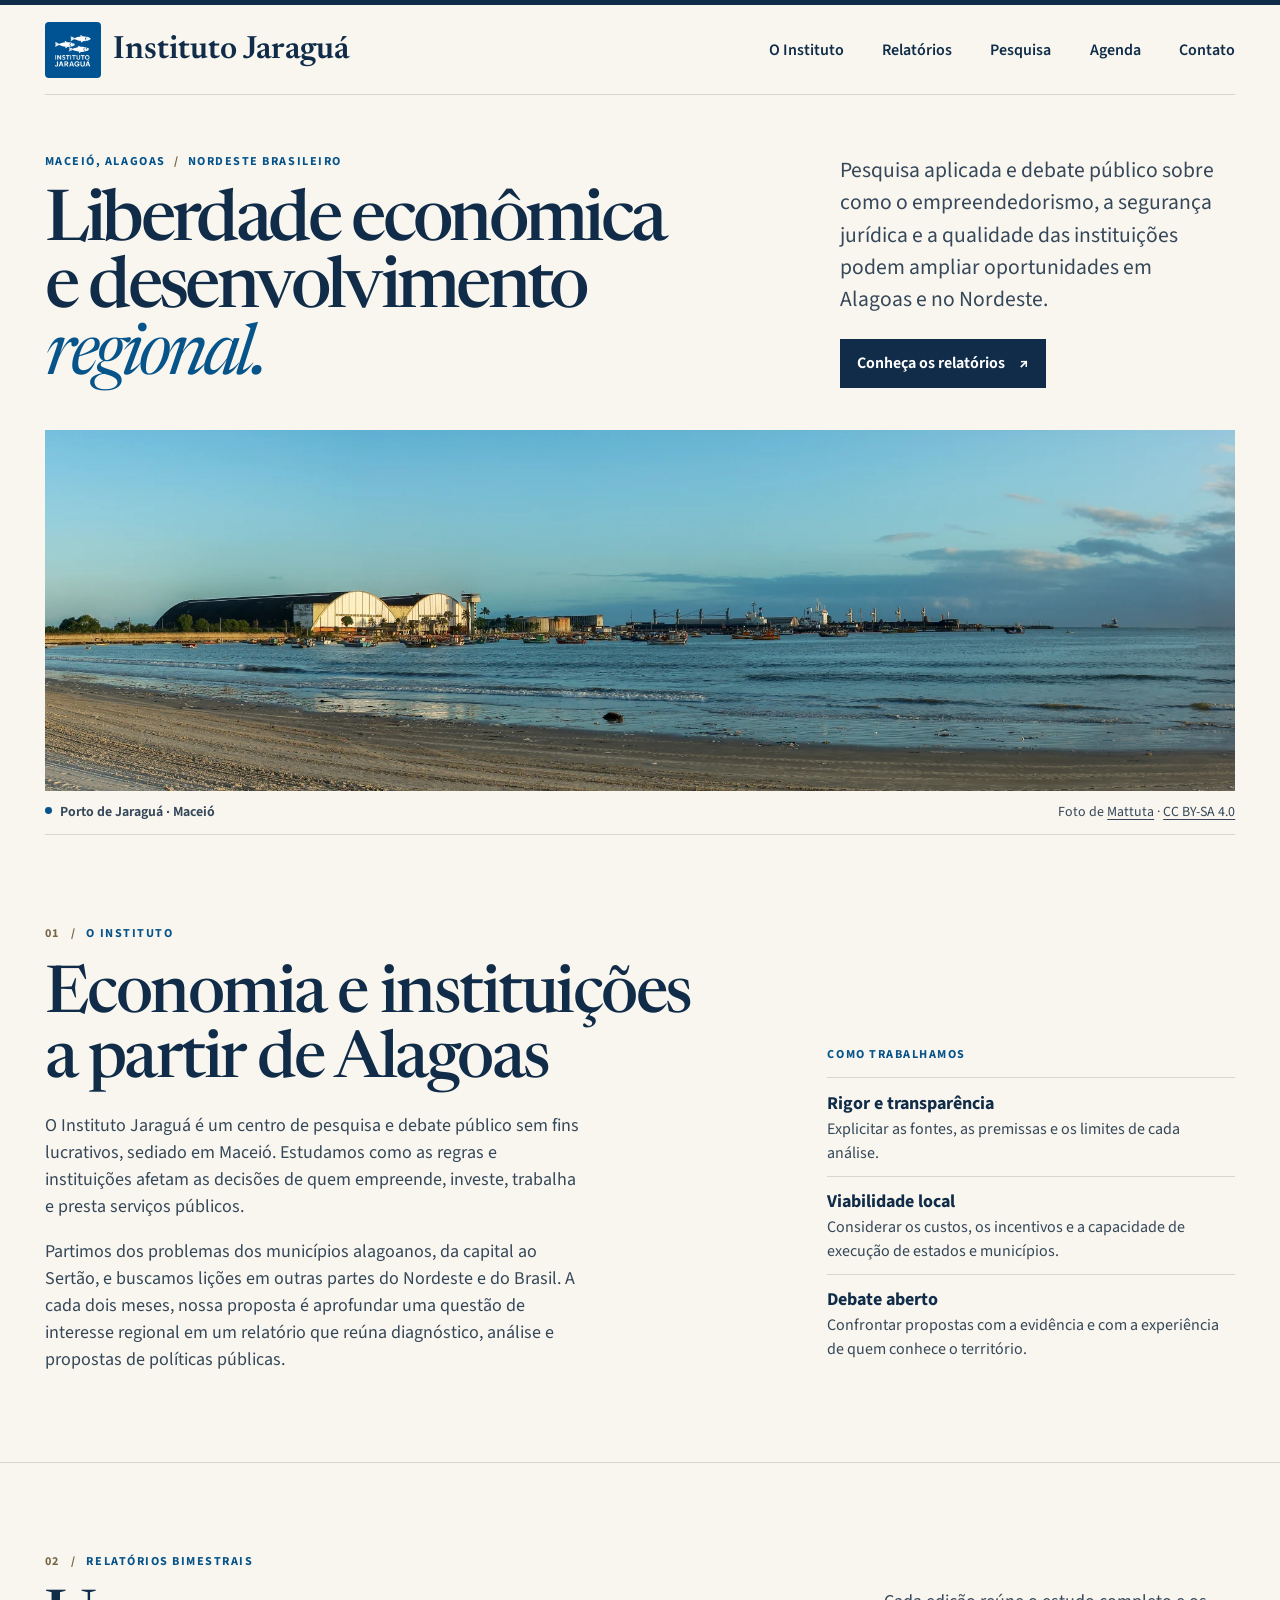
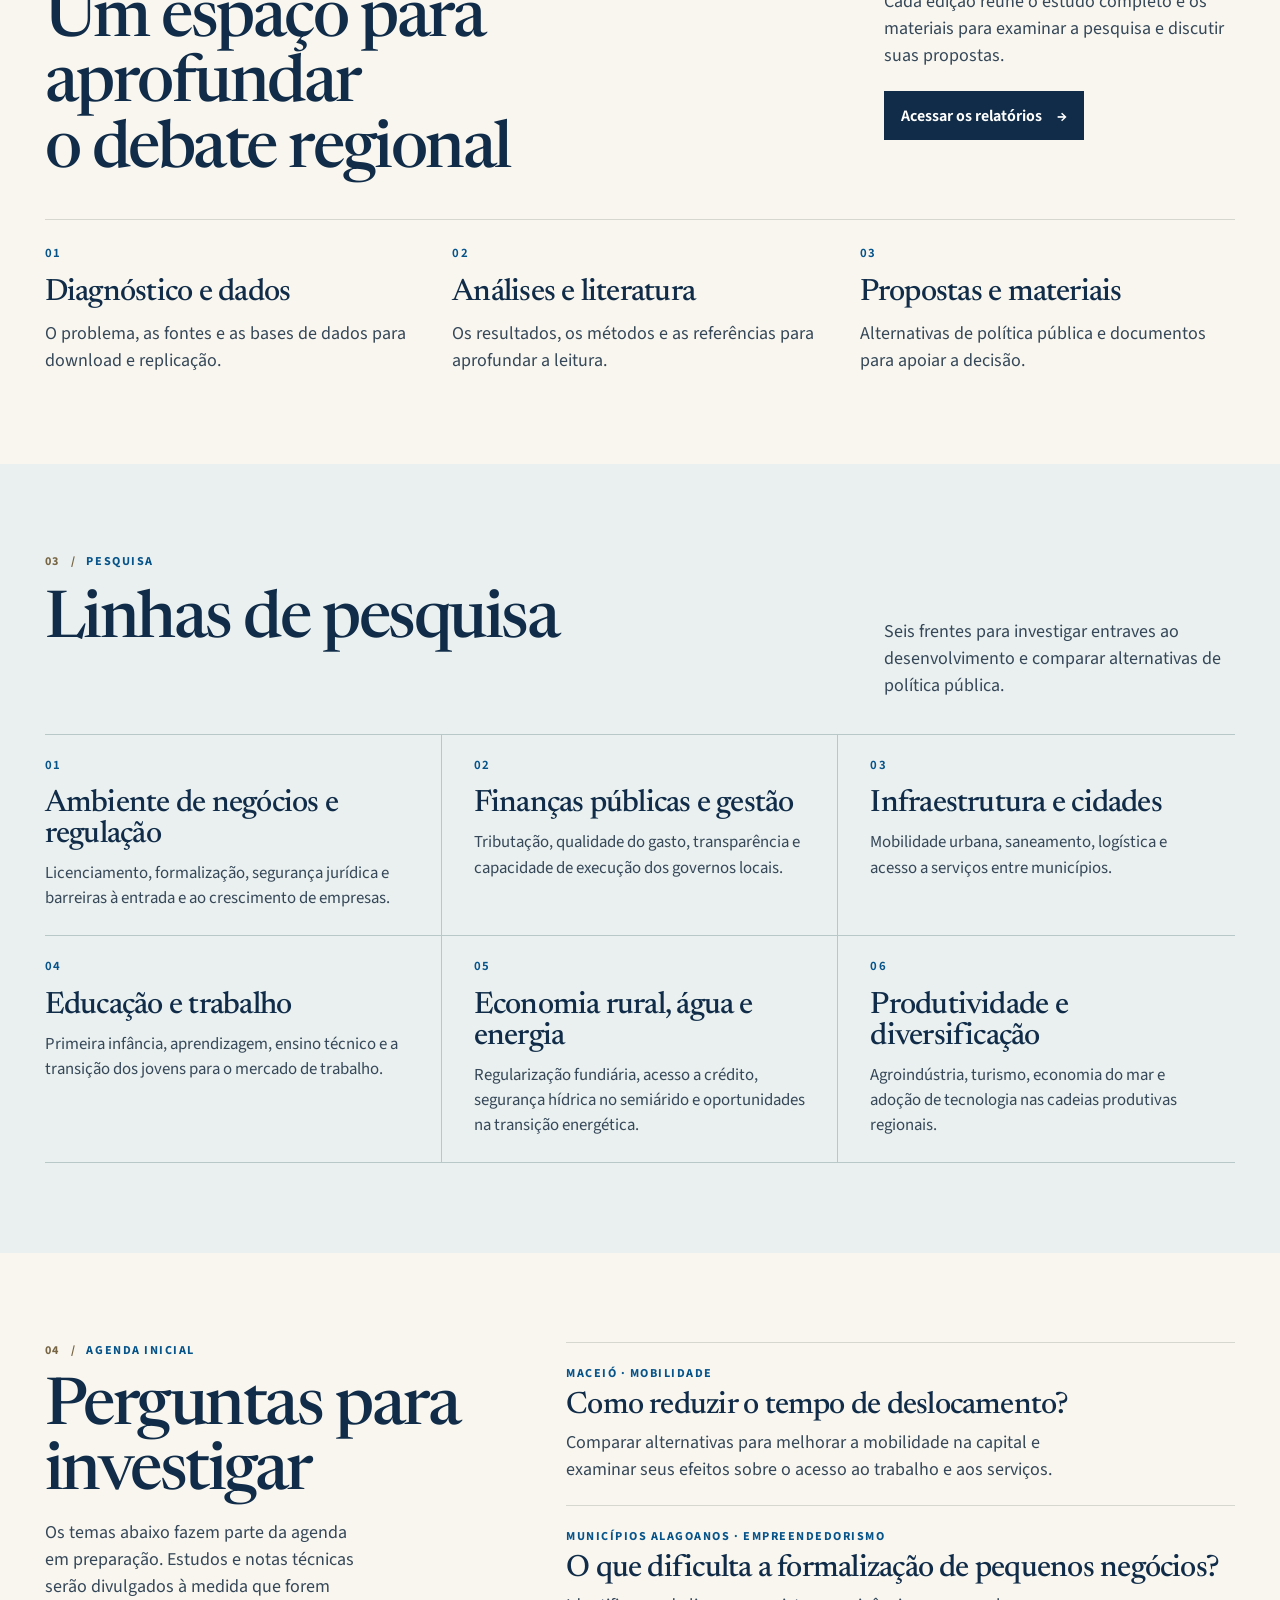
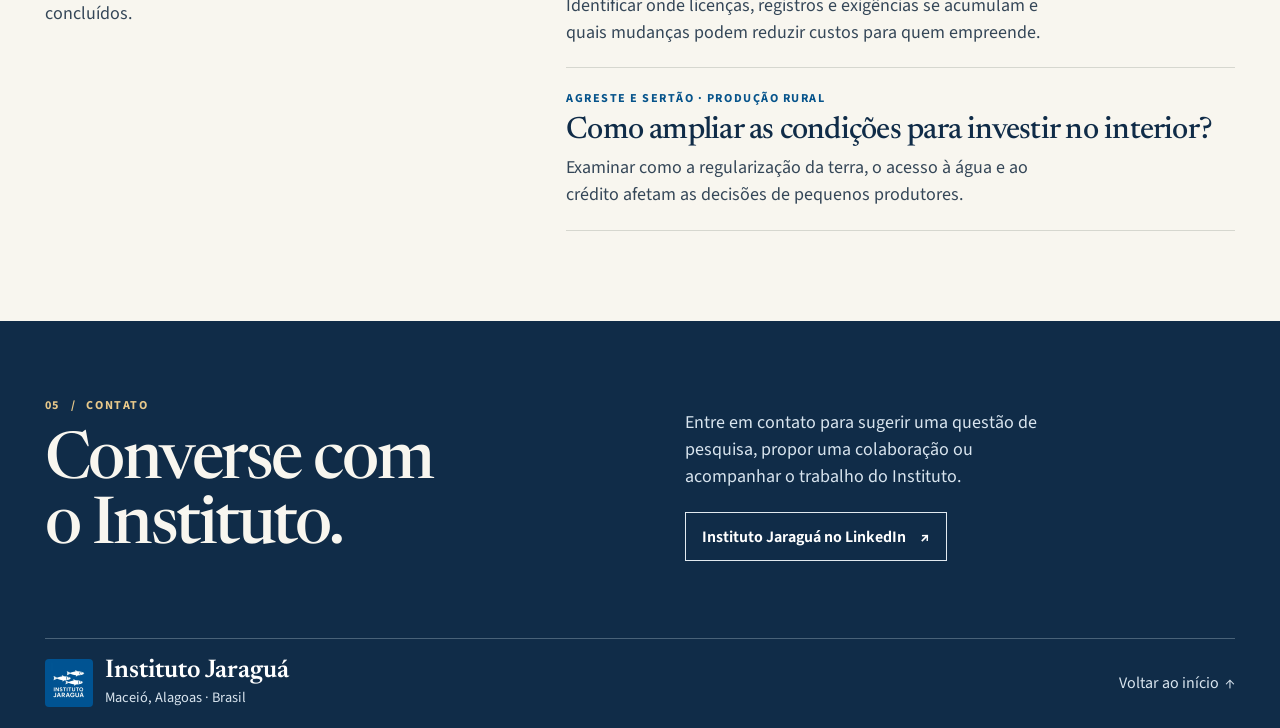
<file: index.html>
<!doctype html>
<html lang="pt-BR">
<head>
  <meta charset="utf-8">
  <meta name="viewport" content="width=device-width, initial-scale=1">
  <title>Instituto Jaraguá | Pesquisa e políticas públicas para Alagoas e o Nordeste</title>
  <meta name="description" content="Instituto de pesquisa e debate público em Maceió, dedicado à liberdade econômica, à qualidade das instituições e ao desenvolvimento de Alagoas e do Nordeste.">
  <meta name="theme-color" content="#102c48">
  <link rel="canonical" href="https://pedromagalhaesbatista.github.io/instituto-jaragua/">
  <meta property="og:type" content="website">
  <meta property="og:locale" content="pt_BR">
  <meta property="og:site_name" content="Instituto Jaraguá">
  <meta property="og:title" content="Instituto Jaraguá">
  <meta property="og:description" content="Pesquisa e debate público sobre economia, instituições e desenvolvimento em Alagoas e no Nordeste.">
  <meta property="og:url" content="https://pedromagalhaesbatista.github.io/instituto-jaragua/">
  <meta property="og:image" content="https://pedromagalhaesbatista.github.io/instituto-jaragua/assets/porto-jaragua-social.jpg">
  <meta property="og:image:width" content="1200">
  <meta property="og:image:height" content="447">
  <meta property="og:image:alt" content="Vista panorâmica do Porto de Jaraguá, em Maceió.">
  <link rel="icon" href="assets/icone.png" type="image/png">
  <link rel="preconnect" href="https://fonts.googleapis.com">
  <link rel="preconnect" href="https://fonts.gstatic.com" crossorigin>
  <link href="https://fonts.googleapis.com/css2?family=Newsreader:ital,opsz,wght@0,6..72,400..600;1,6..72,400..500&amp;family=Source+Sans+3:wght@400..700&amp;display=swap" rel="stylesheet">
  <link rel="stylesheet" href="styles.css">
</head>
<body id="topo">
  <a class="skip-link" href="#conteudo">Pular para o conteúdo</a>

  <header class="site-header">
    <div class="masthead wrap">
      <a class="brand" href="#topo">
        <img src="assets/logo-jaragua.webp" alt="" width="56" height="56">
        <span>Instituto Jaraguá</span>
      </a>
      <nav aria-label="Navegação principal">
        <a href="#instituto">O Instituto</a>
        <a href="relatorios.html">Relatórios</a>
        <a href="#pesquisa">Pesquisa</a>
        <a href="#agenda">Agenda</a>
        <a href="#contato">Contato</a>
      </nav>
    </div>
  </header>

  <main id="conteudo" tabindex="-1">
    <section class="hero wrap" aria-labelledby="titulo">
      <div class="hero-intro">
        <div>
          <p class="kicker hero-kicker">Maceió, Alagoas <span aria-hidden="true">/</span> Nordeste brasileiro</p>
          <h1 id="titulo">Liberdade econômica<br class="hero-break"> e desenvolvimento <em>regional.</em></h1>
        </div>
        <div class="hero-aside">
          <p>Pesquisa aplicada e debate público sobre como o empreendedorismo, a segurança jurídica e a qualidade das instituições podem ampliar oportunidades em Alagoas e no Nordeste.</p>
          <a class="button" href="relatorios.html">Conheça os relatórios <span aria-hidden="true">↗</span></a>
        </div>
      </div>
      <figure class="hero-figure">
        <img src="assets/porto-jaragua.webp"
             srcset="assets/porto-jaragua-900.webp 900w, assets/porto-jaragua.webp 1920w"
             sizes="(max-width: 1256px) calc(100vw - 48px), 1208px"
             alt="O Porto de Jaraguá visto da praia, com galpões e embarcações ao fundo."
             width="1920" height="715" fetchpriority="high">
        <figcaption>
          <span><span class="caption-dot" aria-hidden="true"></span> Porto de Jaraguá · Maceió</span>
          <span>Foto de <a href="https://commons.wikimedia.org/wiki/File:Panoramica_do_Porto_de_Jaragu%C3%A1_Macei%C3%B3_Alagoas.jpg">Mattuta</a> · <a rel="license" href="https://creativecommons.org/licenses/by-sa/4.0/deed.pt-br">CC BY-SA 4.0</a></span>
        </figcaption>
      </figure>
    </section>

    <section class="section wrap about" id="instituto" aria-labelledby="instituto-titulo">
      <p class="kicker section-label"><span aria-hidden="true">01</span> O Instituto</p>
      <div class="about-copy">
        <h2 id="instituto-titulo">Economia e instituições<br class="about-break"> a partir de Alagoas</h2>
        <p>O Instituto Jaraguá é um centro de pesquisa e debate público sem fins lucrativos, sediado em Maceió. Estudamos como as regras e instituições afetam as decisões de quem empreende, investe, trabalha e presta serviços públicos.</p>
        <p>Partimos dos problemas dos municípios alagoanos, da capital ao Sertão, e buscamos lições em outras partes do Nordeste e do Brasil. A cada dois meses, nossa proposta é aprofundar uma questão de interesse regional em um relatório que reúna diagnóstico, análise e propostas de políticas públicas.</p>
      </div>
      <div class="principles">
        <p class="kicker">Como trabalhamos</p>
        <dl>
          <div>
            <dt>Rigor e transparência</dt>
            <dd>Explicitar as fontes, as premissas e os limites de cada análise.</dd>
          </div>
          <div>
            <dt>Viabilidade local</dt>
            <dd>Considerar os custos, os incentivos e a capacidade de execução de estados e municípios.</dd>
          </div>
          <div>
            <dt>Debate aberto</dt>
            <dd>Confrontar propostas com a evidência e com a experiência de quem conhece o território.</dd>
          </div>
        </dl>
      </div>
    </section>

    <section class="reports-feature" aria-labelledby="relatorios-titulo">
      <div class="wrap section">
        <p class="kicker section-label"><span aria-hidden="true">02</span> Relatórios bimestrais</p>
        <div class="section-intro">
          <h2 id="relatorios-titulo">Um espaço para aprofundar<br class="about-break"> o debate regional</h2>
          <div>
            <p>Cada edição reúne o estudo completo e os materiais para examinar a pesquisa e discutir suas propostas.</p>
            <a class="button" href="relatorios.html">Acessar os relatórios <span aria-hidden="true">→</span></a>
          </div>
        </div>
        <ol class="report-outline" role="list">
          <li><span class="index" aria-hidden="true">01</span><h3>Diagnóstico e dados</h3><p>O problema, as fontes e as bases de dados para download e replicação.</p></li>
          <li><span class="index" aria-hidden="true">02</span><h3>Análises e literatura</h3><p>Os resultados, os métodos e as referências para aprofundar a leitura.</p></li>
          <li><span class="index" aria-hidden="true">03</span><h3>Propostas e materiais</h3><p>Alternativas de política pública e documentos para apoiar a decisão.</p></li>
        </ol>
      </div>
    </section>

    <section class="research" id="pesquisa" aria-labelledby="pesquisa-titulo">
      <div class="wrap section">
        <p class="kicker section-label"><span aria-hidden="true">03</span> Pesquisa</p>
        <div class="section-intro">
          <h2 id="pesquisa-titulo">Linhas de pesquisa</h2>
          <p>Seis frentes para investigar entraves ao desenvolvimento e comparar alternativas de política pública.</p>
        </div>
        <ul class="research-grid" role="list">
          <li>
            <span class="index" aria-hidden="true">01</span>
            <h3>Ambiente de negócios e regulação</h3>
            <p>Licenciamento, formalização, segurança jurídica e barreiras à entrada e ao crescimento de empresas.</p>
          </li>
          <li>
            <span class="index" aria-hidden="true">02</span>
            <h3>Finanças públicas e gestão</h3>
            <p>Tributação, qualidade do gasto, transparência e capacidade de execução dos governos locais.</p>
          </li>
          <li>
            <span class="index" aria-hidden="true">03</span>
            <h3>Infraestrutura e cidades</h3>
            <p>Mobilidade urbana, saneamento, logística e acesso a serviços entre municípios.</p>
          </li>
          <li>
            <span class="index" aria-hidden="true">04</span>
            <h3>Educação e trabalho</h3>
            <p>Primeira infância, aprendizagem, ensino técnico e a transição dos jovens para o mercado de trabalho.</p>
          </li>
          <li>
            <span class="index" aria-hidden="true">05</span>
            <h3>Economia rural, água e energia</h3>
            <p>Regularização fundiária, acesso a crédito, segurança hídrica no semiárido e oportunidades na transição energética.</p>
          </li>
          <li>
            <span class="index" aria-hidden="true">06</span>
            <h3>Produtividade e diversificação</h3>
            <p>Agroindústria, turismo, economia do mar e adoção de tecnologia nas cadeias produtivas regionais.</p>
          </li>
        </ul>
      </div>
    </section>

    <section class="section wrap agenda" id="agenda" aria-labelledby="agenda-titulo">
      <div class="agenda-intro">
        <p class="kicker section-label"><span aria-hidden="true">04</span> Agenda inicial</p>
        <h2 id="agenda-titulo">Perguntas para<br class="about-break"> investigar</h2>
        <p>Os temas abaixo fazem parte da agenda em preparação. Estudos e notas técnicas serão divulgados à medida que forem concluídos.</p>
      </div>
      <ul class="agenda-list" role="list">
        <li>
          <p class="kicker">Maceió · Mobilidade</p>
          <h3>Como reduzir o tempo de deslocamento?</h3>
          <p>Comparar alternativas para melhorar a mobilidade na capital e examinar seus efeitos sobre o acesso ao trabalho e aos serviços.</p>
        </li>
        <li>
          <p class="kicker">Municípios alagoanos · Empreendedorismo</p>
          <h3>O que dificulta a formalização de pequenos negócios?</h3>
          <p>Identificar onde licenças, registros e exigências se acumulam e quais mudanças podem reduzir custos para quem empreende.</p>
        </li>
        <li>
          <p class="kicker">Agreste e Sertão · Produção rural</p>
          <h3>Como ampliar as condições para investir no interior?</h3>
          <p>Examinar como a regularização da terra, o acesso à água e ao crédito afetam as decisões de pequenos produtores.</p>
        </li>
      </ul>
    </section>
  </main>

  <footer class="site-footer" id="contato">
    <div class="wrap">
      <div class="footer-intro">
        <div>
          <p class="kicker section-label"><span aria-hidden="true">05</span> Contato</p>
          <h2>Converse com<br class="about-break"> o Instituto.</h2>
        </div>
        <div>
          <p>Entre em contato para sugerir uma questão de pesquisa, propor uma colaboração ou acompanhar o trabalho do Instituto.</p>
          <a class="button button-light" href="https://www.linkedin.com/company/instituto-jaragu%C3%A1/">Instituto Jaraguá no LinkedIn <span aria-hidden="true">↗</span></a>
        </div>
      </div>
      <div class="footer-base">
        <a class="brand" href="#topo">
          <img src="assets/logo-jaragua.webp" alt="" width="48" height="48" loading="lazy">
          <span>Instituto Jaraguá<small>Maceió, Alagoas · Brasil</small></span>
        </a>
        <a class="back-top" href="#topo">Voltar ao início <span aria-hidden="true">↑</span></a>
      </div>
    </div>
  </footer>
</body>
</html>
</file>
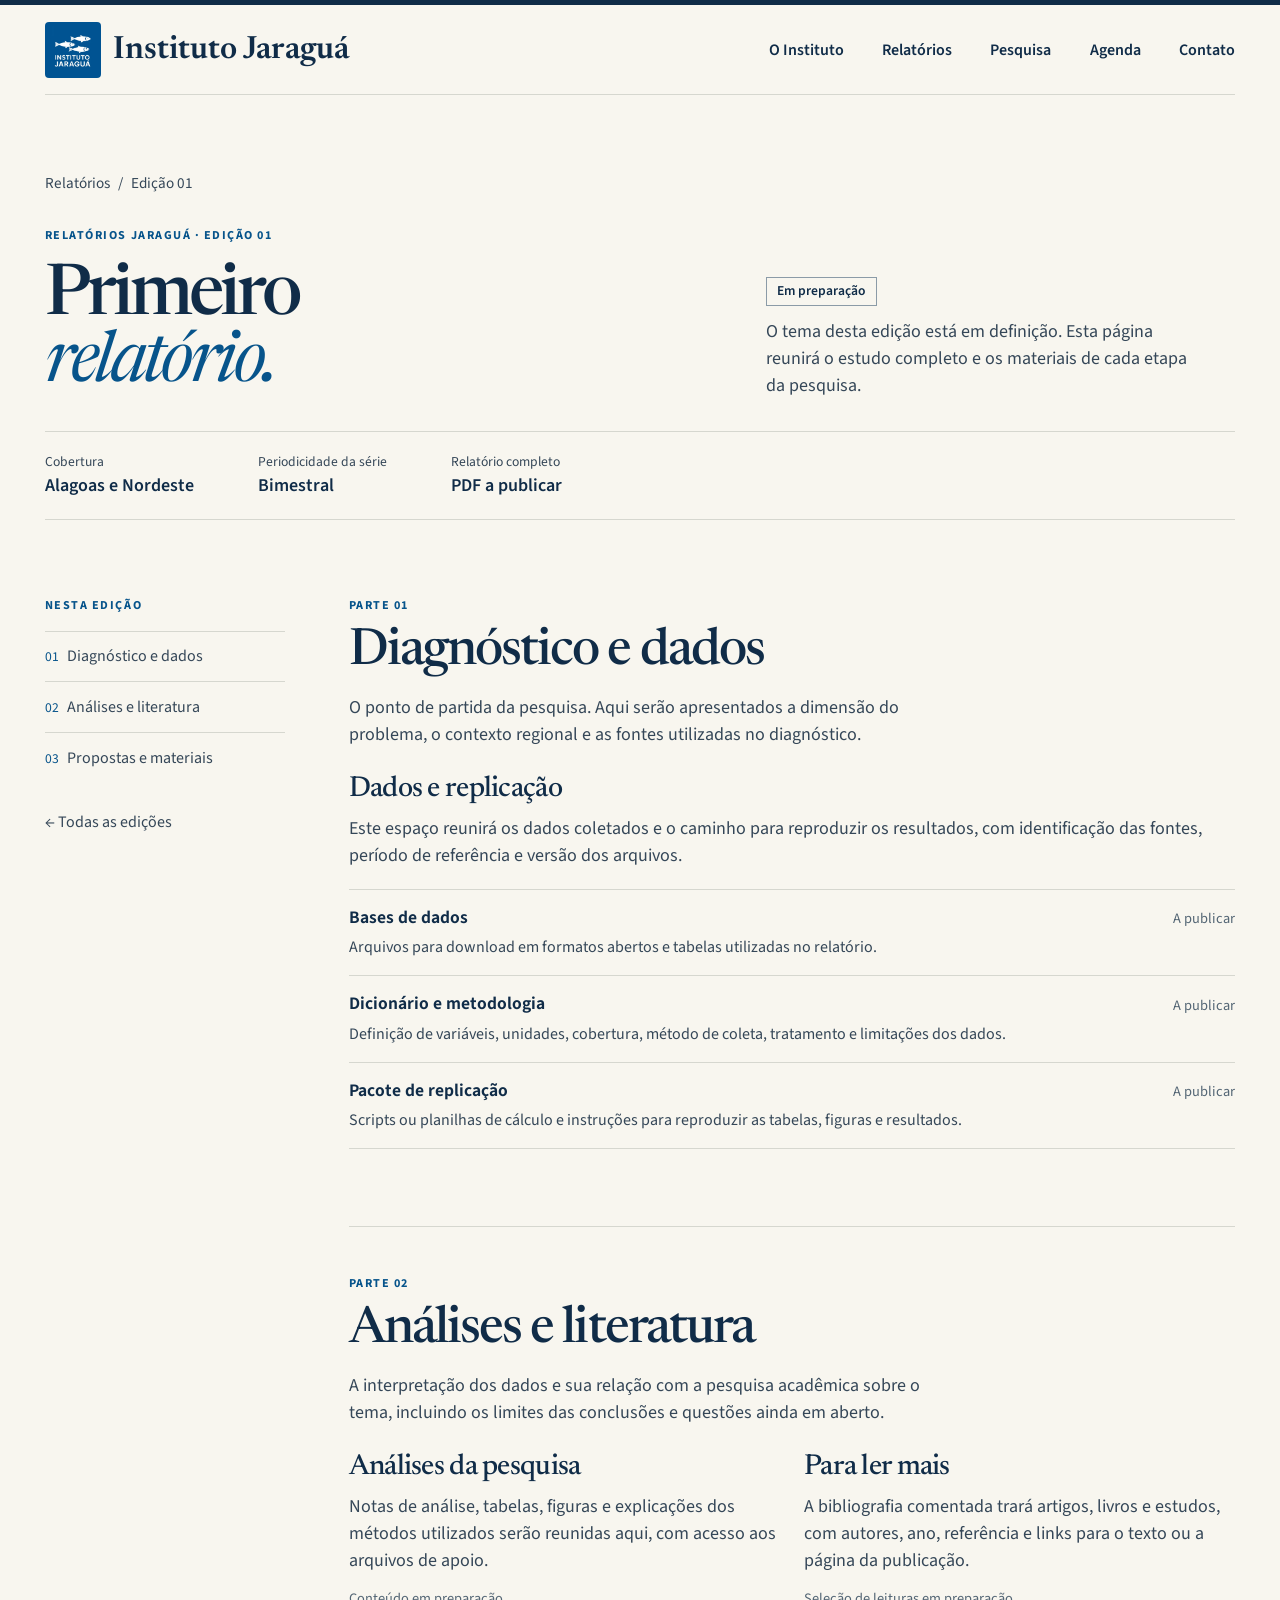
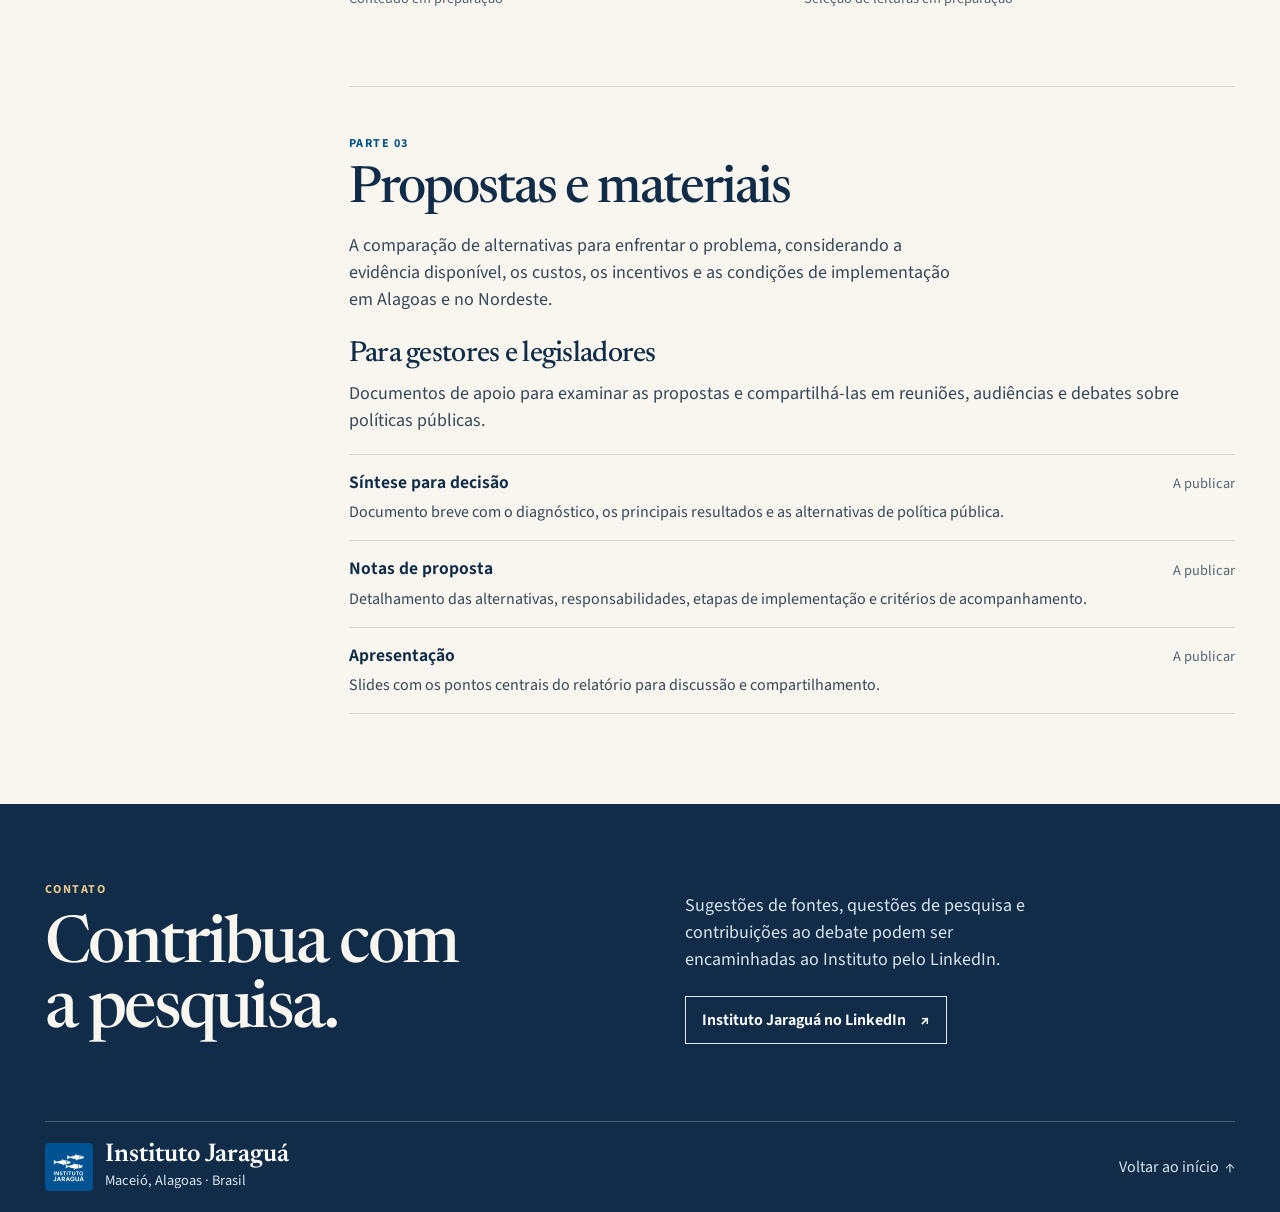
<file: relatorios/edicao-01/index.html>
<!doctype html>
<html lang="pt-BR">
  <head>
    <meta charset="utf-8">
    <meta name="viewport" content="width=device-width, initial-scale=1">
    <title>
      Primeiro relatório · Em preparação | Instituto Jaraguá
    </title>
    <meta name="description" content="Espaço da primeira edição dos Relatórios Jaraguá. Diagnóstico e dados, análises e literatura, propostas e materiais para políticas públicas.">
    <meta name="theme-color" content="#102c48">
    <link rel="canonical" href="https://pedromagalhaesbatista.github.io/instituto-jaragua/relatorios/edicao-01/">
    <meta property="og:type" content="website">
    <meta property="og:locale" content="pt_BR">
    <meta property="og:site_name" content="Instituto Jaraguá">
    <meta property="og:title" content="Primeiro relatório · Em preparação | Instituto Jaraguá">
    <meta property="og:description" content="Acompanhe a primeira edição dos Relatórios Jaraguá e a estrutura de seus materiais de pesquisa e propostas.">
    <meta property="og:url" content="https://pedromagalhaesbatista.github.io/instituto-jaragua/relatorios/edicao-01/">
    <meta property="og:image" content="https://pedromagalhaesbatista.github.io/instituto-jaragua/assets/porto-jaragua-social.jpg">
    <link rel="icon" href="../../assets/icone.png" type="image/png">
    <link rel="preconnect" href="https://fonts.googleapis.com">
    <link rel="preconnect" href="https://fonts.gstatic.com" crossorigin>
    <link href="https://fonts.googleapis.com/css2?family=Newsreader:ital,opsz,wght@0,6..72,400..600;1,6..72,400..500&amp;family=Source+Sans+3:wght@400..700&amp;display=swap" rel="stylesheet">
    <link rel="stylesheet" href="../../styles.css">
  </head>
  <body id="topo">
    <a class="skip-link" href="#conteudo">Pular para o conteúdo</a>
    <header class="site-header">
      <div class="masthead wrap">
        <a class="brand" href="../../index.html"><img src="../../assets/logo-jaragua.webp" alt="" width="56" height="56"><span>Instituto Jaraguá</span></a>
        <nav aria-label="Navegação principal">
          <a href="../../index.html#instituto">O Instituto</a>
          <a href="../../relatorios.html">Relatórios</a>
          <a href="../../index.html#pesquisa">Pesquisa</a>
          <a href="../../index.html#agenda">Agenda</a>
          <a href="#contato">Contato</a>
        </nav>
      </div>
    </header>
    <main id="conteudo" tabindex="-1">
      <header class="wrap page-heading edition-heading">
        <nav class="breadcrumb" aria-label="Localização">
          <a href="../../relatorios.html">Relatórios</a>
          <span aria-hidden="true">/</span>
          <span aria-current="page">Edição 01</span>
        </nav>
        <p class="kicker">Relatórios Jaraguá · Edição 01</p>
        <div class="page-intro">
          <h1>Primeiro<br class="about-break"> <em>relatório.</em></h1>
          <div>
            <p class="status">Em preparação</p>
            <p>O tema desta edição está em definição. Esta página reunirá o estudo completo e os materiais de cada etapa da pesquisa.</p>
          </div>
        </div>
        <dl class="report-meta">
          <div>
            <dt>Cobertura</dt>
            <dd>Alagoas e Nordeste</dd>
          </div>
          <div>
            <dt>Periodicidade da série</dt>
            <dd>Bimestral</dd>
          </div>
          <div>
            <dt>Relatório completo</dt>
            <dd>PDF a publicar</dd>
          </div>
        </dl>
      </header>
      <div class="wrap edition-layout">
        <nav class="report-nav" aria-label="Partes do relatório">
          <p class="kicker">Nesta edição</p>
          <a href="#diagnostico"><span aria-hidden="true">01</span> Diagnóstico e dados</a>
          <a href="#analises"><span aria-hidden="true">02</span> Análises e literatura</a>
          <a href="#propostas"><span aria-hidden="true">03</span> Propostas e materiais</a>
          <a class="archive-link" href="../../relatorios.html">← Todas as edições</a>
        </nav>
        <div class="report-content">
          <section class="report-part" id="diagnostico" aria-labelledby="diagnostico-titulo">
            <p class="kicker">Parte 01</p>
            <h2 id="diagnostico-titulo">Diagnóstico e dados</h2>
            <p class="part-lead">O ponto de partida da pesquisa. Aqui serão apresentados a dimensão do problema, o contexto regional e as fontes utilizadas no diagnóstico.</p>
            <h3>Dados e replicação</h3>
            <p>Este espaço reunirá os dados coletados e o caminho para reproduzir os resultados, com identificação das fontes, período de referência e versão dos arquivos.</p>
            <ul class="material-list" role="list">
              <li>
                <div>
                  <h4>Bases de dados</h4>
                  <p>Arquivos para download em formatos abertos e tabelas utilizadas no relatório.</p>
                </div>
                <span class="availability">A publicar</span>
              </li>
              <li>
                <div>
                  <h4>Dicionário e metodologia</h4>
                  <p>Definição de variáveis, unidades, cobertura, método de coleta, tratamento e limitações dos dados.</p>
                </div>
                <span class="availability">A publicar</span>
              </li>
              <li>
                <div>
                  <h4>Pacote de replicação</h4>
                  <p>Scripts ou planilhas de cálculo e instruções para reproduzir as tabelas, figuras e resultados.</p>
                </div>
                <span class="availability">A publicar</span>
              </li>
            </ul>
          </section>
          <section class="report-part" id="analises" aria-labelledby="analises-titulo">
            <p class="kicker">Parte 02</p>
            <h2 id="analises-titulo">Análises e literatura</h2>
            <p class="part-lead">A interpretação dos dados e sua relação com a pesquisa acadêmica sobre o tema, incluindo os limites das conclusões e questões ainda em aberto.</p>
            <div class="reading-columns">
              <div>
                <h3>Análises da pesquisa</h3>
                <p>Notas de análise, tabelas, figuras e explicações dos métodos utilizados serão reunidas aqui, com acesso aos arquivos de apoio.</p>
                <p class="availability">Conteúdo em preparação</p>
              </div>
              <div>
                <h3>Para ler mais</h3>
                <p>A bibliografia comentada trará artigos, livros e estudos, com autores, ano, referência e links para o texto ou a página da publicação.</p>
                <p class="availability">Seleção de leituras em preparação</p>
              </div>
            </div>
          </section>
          <section class="report-part" id="propostas" aria-labelledby="propostas-titulo">
            <p class="kicker">Parte 03</p>
            <h2 id="propostas-titulo">Propostas e materiais</h2>
            <p class="part-lead">A comparação de alternativas para enfrentar o problema, considerando a evidência disponível, os custos, os incentivos e as condições de implementação em Alagoas e no Nordeste.</p>
            <h3>Para gestores e legisladores</h3>
            <p>Documentos de apoio para examinar as propostas e compartilhá-las em reuniões, audiências e debates sobre políticas públicas.</p>
            <ul class="material-list" role="list">
              <li>
                <div>
                  <h4>Síntese para decisão</h4>
                  <p>Documento breve com o diagnóstico, os principais resultados e as alternativas de política pública.</p>
                </div>
                <span class="availability">A publicar</span>
              </li>
              <li>
                <div>
                  <h4>Notas de proposta</h4>
                  <p>Detalhamento das alternativas, responsabilidades, etapas de implementação e critérios de acompanhamento.</p>
                </div>
                <span class="availability">A publicar</span>
              </li>
              <li>
                <div>
                  <h4>Apresentação</h4>
                  <p>Slides com os pontos centrais do relatório para discussão e compartilhamento.</p>
                </div>
                <span class="availability">A publicar</span>
              </li>
            </ul>
          </section>
        </div>
      </div>
    </main>
    <footer class="site-footer" id="contato">
      <div class="wrap">
        <div class="footer-intro">
          <div>
            <p class="kicker">Contato</p>
            <h2>Contribua com<br class="about-break"> a pesquisa.</h2>
          </div>
          <div>
            <p>Sugestões de fontes, questões de pesquisa e contribuições ao debate podem ser encaminhadas ao Instituto pelo LinkedIn.</p>
            <a class="button button-light" href="https://www.linkedin.com/company/instituto-jaragu%C3%A1/">Instituto Jaraguá no LinkedIn <span aria-hidden="true">↗</span></a>
          </div>
        </div>
        <div class="footer-base">
          <a class="brand" href="../../index.html"><img src="../../assets/logo-jaragua.webp" alt="" width="48" height="48" loading="lazy"><span>Instituto Jaraguá<small>Maceió, Alagoas · Brasil</small></span></a>
          <a class="back-top" href="#topo">Voltar ao início <span aria-hidden="true">↑</span></a>
        </div>
      </div>
    </footer>
  </body>
</html>
</file>
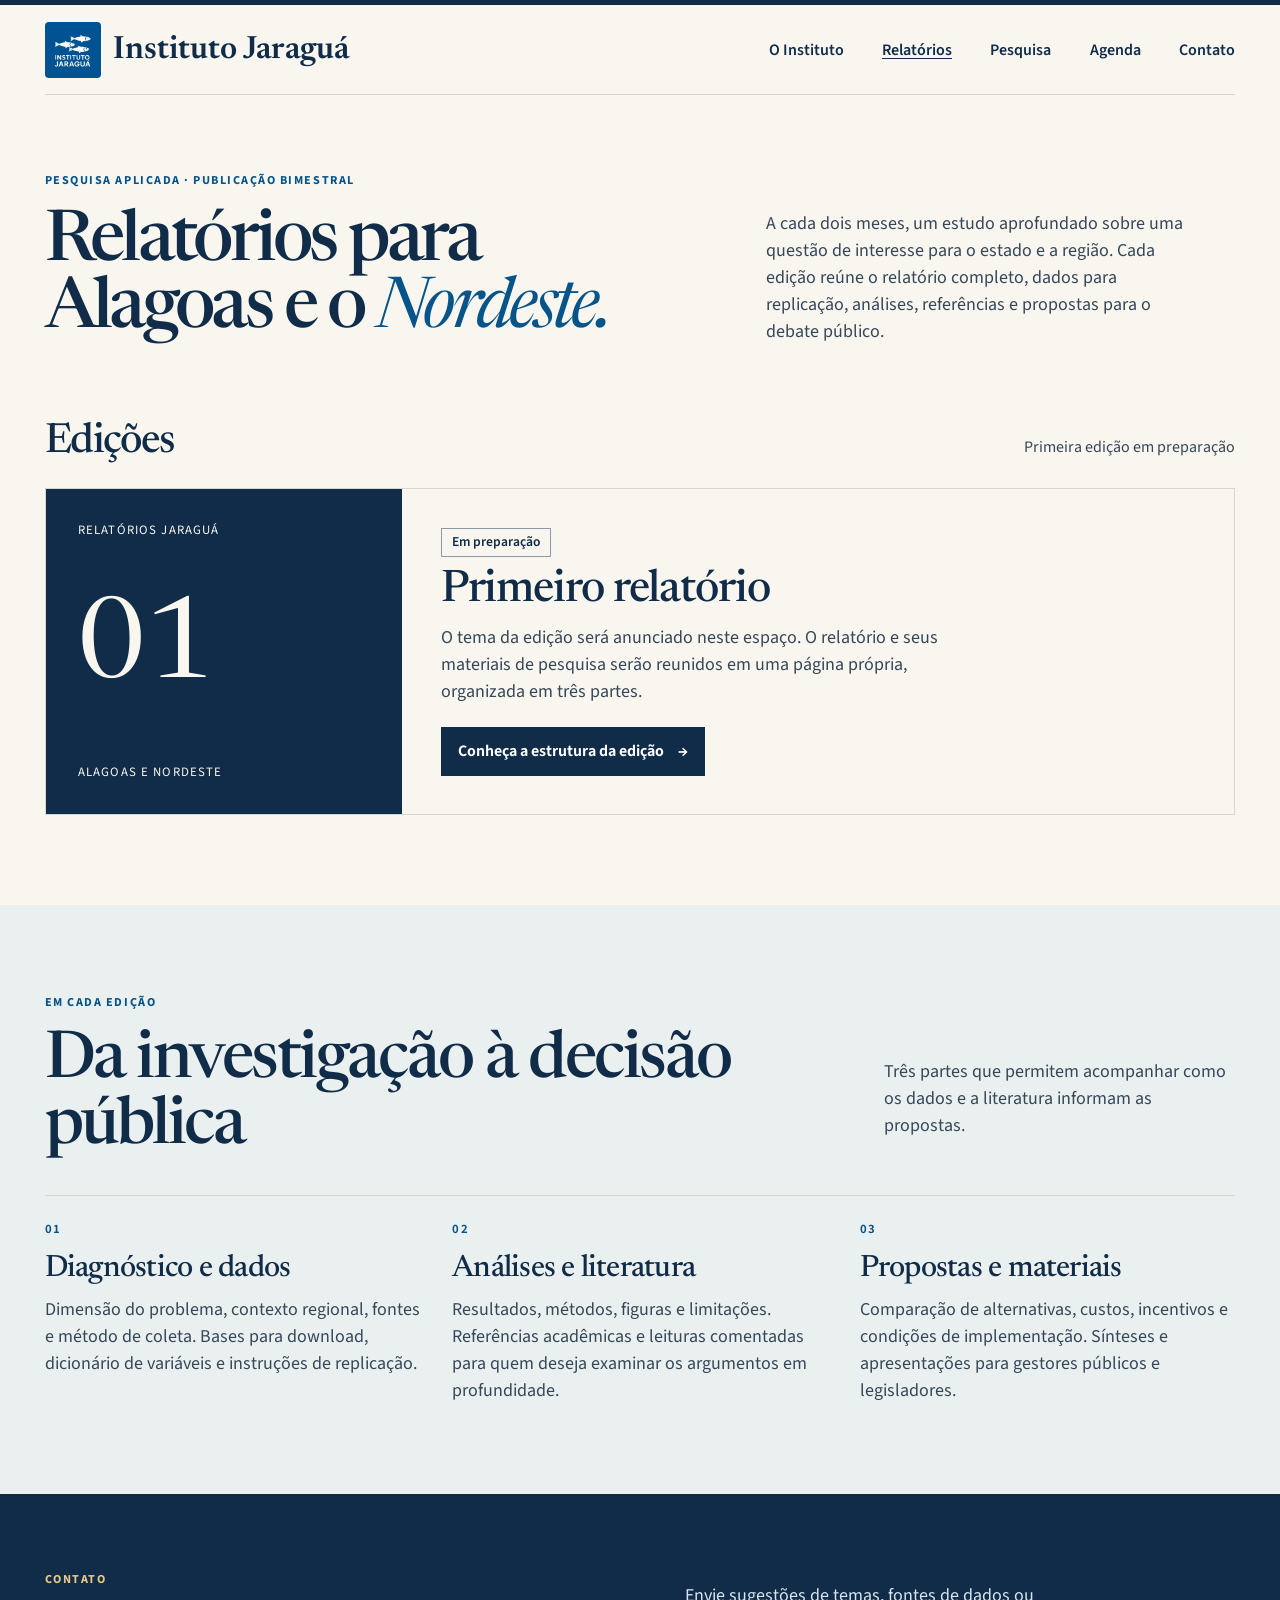
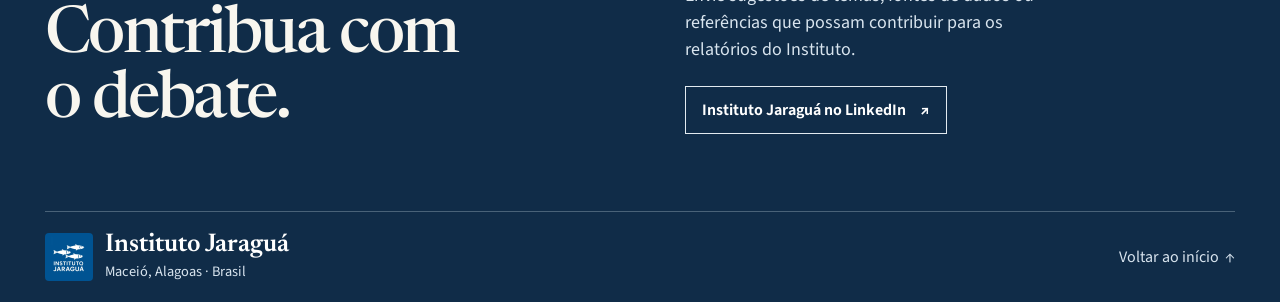
<file: relatorios.html>
<!doctype html>
<html lang="pt-BR">
  <head>
    <meta charset="utf-8">
    <meta name="viewport" content="width=device-width, initial-scale=1">
    <title>
      Relatórios bimestrais | Instituto Jaraguá
    </title>
    <meta name="description" content="Relatórios sobre questões de Alagoas e do Nordeste. Diagnósticos, dados para replicação, análises, literatura e materiais para políticas públicas.">
    <meta name="theme-color" content="#102c48">
    <link rel="canonical" href="https://pedromagalhaesbatista.github.io/instituto-jaragua/relatorios.html">
    <meta property="og:type" content="website">
    <meta property="og:locale" content="pt_BR">
    <meta property="og:site_name" content="Instituto Jaraguá">
    <meta property="og:title" content="Relatórios bimestrais | Instituto Jaraguá">
    <meta property="og:description" content="Diagnóstico, análise e propostas para Alagoas e o Nordeste, com dados e materiais de apoio à decisão pública.">
    <meta property="og:url" content="https://pedromagalhaesbatista.github.io/instituto-jaragua/relatorios.html">
    <meta property="og:image" content="https://pedromagalhaesbatista.github.io/instituto-jaragua/assets/porto-jaragua-social.jpg">
    <link rel="icon" href="assets/icone.png" type="image/png">
    <link rel="preconnect" href="https://fonts.googleapis.com">
    <link rel="preconnect" href="https://fonts.gstatic.com" crossorigin>
    <link href="https://fonts.googleapis.com/css2?family=Newsreader:ital,opsz,wght@0,6..72,400..600;1,6..72,400..500&amp;family=Source+Sans+3:wght@400..700&amp;display=swap" rel="stylesheet">
    <link rel="stylesheet" href="styles.css">
  </head>
  <body id="topo">
    <a class="skip-link" href="#conteudo">Pular para o conteúdo</a>
    <header class="site-header">
      <div class="masthead wrap">
        <a class="brand" href="index.html"><img src="assets/logo-jaragua.webp" alt="" width="56" height="56"><span>Instituto Jaraguá</span></a>
        <nav aria-label="Navegação principal">
          <a href="index.html#instituto">O Instituto</a>
          <a href="relatorios.html" aria-current="page">Relatórios</a>
          <a href="index.html#pesquisa">Pesquisa</a>
          <a href="index.html#agenda">Agenda</a>
          <a href="#contato">Contato</a>
        </nav>
      </div>
    </header>
    <main id="conteudo" tabindex="-1">
      <section class="wrap page-heading" aria-labelledby="titulo">
        <p class="kicker">Pesquisa aplicada · Publicação bimestral</p>
        <div class="page-intro">
          <h1 id="titulo">Relatórios para Alagoas e o <em>Nordeste.</em></h1>
          <p>A cada dois meses, um estudo aprofundado sobre uma questão de interesse para o estado e a região. Cada edição reúne o relatório completo, dados para replicação, análises, referências e propostas para o debate público.</p>
        </div>
      </section>
      <section class="wrap editions" aria-labelledby="edicoes-titulo">
        <div class="collection-heading">
          <h2 id="edicoes-titulo">Edições</h2>
          <p>Primeira edição em preparação</p>
        </div>
        <article class="edition-card" aria-labelledby="primeira-edicao">
          <div class="edition-number" aria-hidden="true">
            <span>Relatórios Jaraguá</span>
            <strong>01</strong>
            <span>Alagoas e Nordeste</span>
          </div>
          <div class="edition-summary">
            <p class="status">Em preparação</p>
            <h3 id="primeira-edicao">Primeiro relatório</h3>
            <p>O tema da edição será anunciado neste espaço. O relatório e seus materiais de pesquisa serão reunidos em uma página própria, organizada em três partes.</p>
            <a class="button" href="relatorios/edicao-01/">Conheça a estrutura da edição <span aria-hidden="true">→</span></a>
          </div>
        </article>
      </section>
      <section class="report-method" aria-labelledby="estrutura-titulo">
        <div class="wrap section">
          <p class="kicker">Em cada edição</p>
          <div class="section-intro">
            <h2 id="estrutura-titulo">Da investigação à decisão pública</h2>
            <p>Três partes que permitem acompanhar como os dados e a literatura informam as propostas.</p>
          </div>
          <ol class="report-outline" role="list">
            <li>
              <span class="index" aria-hidden="true">01</span>
              <h3>Diagnóstico e dados</h3>
              <p>Dimensão do problema, contexto regional, fontes e método de coleta. Bases para download, dicionário de variáveis e instruções de replicação.</p>
            </li>
            <li>
              <span class="index" aria-hidden="true">02</span>
              <h3>Análises e literatura</h3>
              <p>Resultados, métodos, figuras e limitações. Referências acadêmicas e leituras comentadas para quem deseja examinar os argumentos em profundidade.</p>
            </li>
            <li>
              <span class="index" aria-hidden="true">03</span>
              <h3>Propostas e materiais</h3>
              <p>Comparação de alternativas, custos, incentivos e condições de implementação. Sínteses e apresentações para gestores públicos e legisladores.</p>
            </li>
          </ol>
        </div>
      </section>
    </main>
    <footer class="site-footer" id="contato">
      <div class="wrap">
        <div class="footer-intro">
          <div>
            <p class="kicker">Contato</p>
            <h2>Contribua com<br class="about-break"> o debate.</h2>
          </div>
          <div>
            <p>Envie sugestões de temas, fontes de dados ou referências que possam contribuir para os relatórios do Instituto.</p>
            <a class="button button-light" href="https://www.linkedin.com/company/instituto-jaragu%C3%A1/">Instituto Jaraguá no LinkedIn <span aria-hidden="true">↗</span></a>
          </div>
        </div>
        <div class="footer-base">
          <a class="brand" href="index.html"><img src="assets/logo-jaragua.webp" alt="" width="48" height="48" loading="lazy"><span>Instituto Jaraguá<small>Maceió, Alagoas · Brasil</small></span></a>
          <a class="back-top" href="#topo">Voltar ao início <span aria-hidden="true">↑</span></a>
        </div>
      </div>
    </footer>
  </body>
</html>
</file>
<file: styles.css>
:root {
  color-scheme: light;
  --paper: #f8f6ef;
  --ink: #102c48;
  --text: #354758;
  --blue: #07548b;
  --rule: #d6d7cf;
  --sand: #e7c88a;
  --serif: "Newsreader", Georgia, serif;
  --sans: "Source Sans 3", system-ui, sans-serif;
}

*, *::before, *::after { box-sizing: border-box; }

html {
  scroll-behavior: smooth;
  scroll-padding-top: 1.5rem;
}

body {
  margin: 0;
  background: var(--paper);
  color: var(--text);
  font: 400 1.125rem/1.5 var(--sans);
}

.wrap {
  width: min(1208px, calc(100% - clamp(2rem, 7vw, 7rem)));
  margin-inline: auto;
}

h1, h2, h3 {
  margin: 0;
  color: var(--ink);
  font: 500 1em/1 var(--serif);
}

h2 {
  font-size: clamp(2.7rem, 5.1vw, 4.65rem);
  letter-spacing: -.038em;
}

h3 {
  font-size: clamp(1.7rem, 2.4vw, 2.25rem);
  letter-spacing: -.025em;
}

p, figure, dl, dd { margin: 0; }
a { color: inherit; text-underline-offset: .2em; }
img { display: block; max-width: 100%; }
a:focus-visible { outline: 2px solid currentColor; outline-offset: 4px; }

.skip-link {
  position: fixed;
  z-index: 1;
  top: .5rem;
  left: .5rem;
  padding: .65rem 1rem;
  background: var(--ink);
  color: white;
  transform: translateY(-160%);
}

.skip-link:focus { transform: none; }

.kicker {
  color: var(--blue);
  font-size: .76rem;
  font-weight: 700;
  line-height: 1.45;
  letter-spacing: .125em;
  text-transform: uppercase;
}

.site-header { border-top: 5px solid var(--ink); }

.masthead {
  display: flex;
  min-height: 90px;
  align-items: center;
  justify-content: space-between;
  gap: 1.5rem;
  border-bottom: 1px solid var(--rule);
}

.brand {
  display: inline-flex;
  align-items: center;
  gap: .75rem;
  color: var(--ink);
  font: 600 clamp(1.5rem, 3vw, 2rem)/1 var(--serif);
  text-decoration: none;
}

.brand img {
  flex: none;
  border-radius: 4px;
}

.masthead nav {
  display: flex;
  flex-wrap: wrap;
  align-items: center;
  gap: .25rem clamp(1.15rem, 3vw, 2.6rem);
  color: var(--ink);
  font-size: 1rem;
  font-weight: 600;
}

.masthead nav a { padding-block: .6rem; text-decoration: none; }
.masthead nav a:hover { text-decoration: underline; }

.hero { padding-top: clamp(2.8rem, 4.5vw, 4rem); }

.hero-intro {
  display: grid;
  grid-template-columns: minmax(0, 1.85fr) minmax(0, 1fr);
  align-items: end;
  gap: 2rem clamp(1.75rem, 5vw, 5rem);
  padding-bottom: clamp(1.8rem, 3vw, 2.6rem);
}

.hero-kicker { margin-bottom: 1.3rem; }
.hero-kicker span { color: #776544; padding-inline: .3rem; }

h1 {
  font-size: clamp(2.8rem, 5.5vw, 5.2rem);
  letter-spacing: -.052em;
  line-height: .95;
}

h1 em { color: var(--blue); font-weight: 400; }

.hero-aside {
  padding-bottom: .25rem;
  font-size: clamp(1.12rem, 1.7vw, 1.35rem);
}

.hero-aside p { max-width: 35ch; }

.button {
  display: inline-flex;
  justify-content: space-between;
  align-items: center;
  gap: .9rem;
  margin-top: 1.4rem;
  padding: .7rem 1rem;
  border: 1px solid var(--ink);
  background: var(--ink);
  color: white;
  font-size: 1rem;
  font-weight: 650;
  text-decoration: none;
}

.button:hover {
  border-color: var(--blue);
  background: var(--blue);
}

.button span { flex: none; }

.hero-figure img {
  width: 100%;
  height: auto;
  min-height: 190px;
  object-fit: cover;
  object-position: 38% center;
  background: #89b3c5;
}

.hero-figure figcaption {
  display: flex;
  flex-wrap: wrap;
  justify-content: space-between;
  align-items: baseline;
  gap: .3rem 1rem;
  padding: .7rem 0;
  border-bottom: 1px solid var(--rule);
  font-size: .87rem;
}

.hero-figure figcaption > :first-child { font-weight: 650; }

.caption-dot {
  display: inline-block;
  width: .43rem;
  height: .43rem;
  margin-right: .35rem;
  border-radius: 50%;
  background: var(--blue);
  vertical-align: .12em;
}

.section { padding-block: clamp(3.5rem, 7vw, 6.75rem); }

.section-label {
  display: flex;
  align-items: center;
  gap: .65rem;
}

.section-label span { color: #776544; font-variant-numeric: tabular-nums; }
.section-label span::after { content: " /"; margin-left: .45rem; }

.about {
  display: grid;
  grid-template-columns: minmax(0, 1.7fr) minmax(0, 1fr);
  gap: 1.35rem clamp(2.25rem, 7vw, 7rem);
}

.about > .section-label { grid-column: 1 / -1; }
.about-copy p { max-width: 60ch; margin-top: 1.1rem; }
.principles { align-self: end; }
.principles dl { margin-top: .85rem; }
.principles dl div { padding: .7rem 0; border-top: 1px solid var(--rule); }
.principles dt { font-weight: 700; color: var(--ink); }
.principles dd { font-size: 1rem; }

.research { background: #eaf0ef; }

.section-intro {
  display: flex;
  align-items: baseline;
  justify-content: space-between;
  gap: 1rem 3rem;
  margin-block: 1.1rem 2.2rem;
}

.section-intro p { max-width: 39ch; }

.research-grid {
  display: grid;
  grid-template-columns: repeat(3, minmax(0, 1fr));
  margin: 0;
  padding: 0;
  border-top: 1px solid #b8c7c8;
  list-style: none;
}

.research-grid li {
  padding: 1.3rem clamp(.85rem, 2.6vw, 2rem) 1.5rem;
  border-bottom: 1px solid #b8c7c8;
  border-right: 1px solid #b8c7c8;
}

.research-grid li:nth-child(3n) { border-right: 0; }
.research-grid li:nth-child(3n+1) { padding-left: 0; }
.research-grid p { margin-top: .65rem; font-size: 1.05rem; }

.index {
  display: block;
  margin-bottom: .9rem;
  color: var(--blue);
  font-size: .8rem;
  font-weight: 650;
  letter-spacing: .1em;
}

.agenda {
  display: grid;
  grid-template-columns: minmax(0, 1fr) minmax(0, 1.55fr);
  gap: 1.7rem clamp(2rem, 7vw, 7rem);
}

.agenda-intro h2 { margin-block: 1rem .8rem; }
.agenda-intro > p:last-child { max-width: 35ch; }
.agenda-list { margin: 0; padding: 0; list-style: none; border-top: 1px solid var(--rule); }
.agenda-list li { padding: 1.35rem 0; border-bottom: 1px solid var(--rule); }
.agenda-list h3 { margin-block: .55rem .45rem; }
.agenda-list li > p:last-child { max-width: 57ch; }

.site-footer {
  background: var(--ink);
  color: #d8e4ee;
}

.footer-intro {
  display: grid;
  grid-template-columns: minmax(0, 1fr) minmax(0, 1fr);
  align-items: end;
  gap: 1.25rem clamp(2rem, 7vw, 7rem);
  padding-block: clamp(3rem, 6vw, 5rem);
}

.site-footer .kicker, .site-footer .section-label span { color: var(--sand); }
.site-footer h2 { margin-top: .95rem; color: var(--paper); }
.footer-intro p { max-width: 42ch; }
.button-light { border-color: #e2eaf0; color: #fff; }
.button-light:hover { border-color: #e2eaf0; background: #e2eaf0; color: var(--ink); }

.footer-base {
  display: flex;
  flex-wrap: wrap;
  align-items: center;
  justify-content: space-between;
  gap: 1rem;
  padding-block: 1.3rem;
  border-top: 1px solid #496278;
}

.footer-base .brand { color: white; font-size: 1.6rem; }

.footer-base small {
  display: block;
  margin-top: .2rem;
  color: #d8e4ee;
  font: 400 .9rem/1.35 var(--sans);
}

.back-top { font-size: 1rem; text-decoration: none; }
.back-top:hover { text-decoration: underline; }
.back-top span { margin-left: .2rem; }

.masthead nav a[aria-current="page"] { text-decoration: underline; }

.reports-feature { border-top: 1px solid var(--rule); }
.reports-feature .section-intro { align-items: start; }
.reports-feature h2 { max-width: 17ch; }
.report-method { background: #eaf0ef; }

.report-outline {
  display: grid;
  grid-template-columns: repeat(3, minmax(0, 1fr));
  gap: 2rem;
  margin: 0;
  padding: 1.5rem 0 0;
  border-top: 1px solid var(--rule);
  list-style: none;
}

.report-outline p { margin-top: .75rem; }
.page-heading { padding-block: clamp(2.8rem, 6vw, 5rem); }
.page-intro { display: grid; grid-template-columns: 1.4fr 1fr; gap: 2rem 5vw; align-items: end; margin-top: 1.3rem; }
.page-intro h1 { max-width: 15ch; }
.page-intro p { max-width: 48ch; }
.page-intro .status { margin-bottom: .75rem; }
.editions { padding-bottom: clamp(3.5rem, 7vw, 6rem); }
.collection-heading {
  display: flex;
  flex-wrap: wrap;
  align-items: baseline;
  justify-content: space-between;
  gap: .6rem 1.5rem;
  margin-bottom: 1.5rem;
}
.collection-heading h2 { font-size: 2.6rem; }
.collection-heading p { font-size: 1rem; }
.edition-card { display: grid; grid-template-columns: minmax(180px, .6fr) minmax(0, 1.4fr); border: 1px solid var(--rule); }
.edition-number {
  display: flex;
  flex-direction: column;
  align-items: start;
  justify-content: space-between;
  gap: .7rem;
  padding: 2rem;
  background: var(--ink);
  color: var(--paper);
}
.edition-number span { font-size: .8rem; letter-spacing: .09em; text-transform: uppercase; }
.edition-number strong { font: 400 7rem/1 var(--serif); }
.edition-summary { padding: clamp(1.25rem, 3vw, 2.5rem); }
.edition-summary h3 { margin-block: .8rem .6rem; font-size: 2.8rem; }
.edition-summary > p { max-width: 60ch; }
.status {
  display: inline-block;
  padding: .2rem .65rem;
  border: 1px solid #8b9ba7;
  color: var(--ink);
  font-size: .85rem;
  font-weight: 600;
}
.breadcrumb { display: flex; flex-wrap: wrap; gap: .5rem; margin-bottom: 2rem; font-size: .95rem; }
.breadcrumb a { text-decoration: none; }
.breadcrumb a:hover { text-decoration: underline; }
.report-meta {
  display: flex;
  flex-wrap: wrap;
  gap: 1rem clamp(1.5rem, 5vw, 5rem);
  margin-top: 2rem;
  padding-block: 1.25rem;
  border-block: 1px solid var(--rule);
}
.report-meta dt { font-size: .85rem; }
.report-meta dd { color: var(--ink); font-weight: 600; }
.edition-layout {
  display: grid;
  grid-template-columns: 240px minmax(0, 1fr);
  gap: clamp(2rem, 5vw, 5rem);
  padding-bottom: clamp(3.5rem, 7vw, 6rem);
}
.report-nav { align-self: start; position: sticky; top: 1.5rem; }
.report-nav .kicker { margin-bottom: 1rem; }
.report-nav a {
  display: block;
  padding-block: .8rem;
  border-top: 1px solid var(--rule);
  font-size: 1rem;
  text-decoration: none;
}
.report-nav a:hover { text-decoration: underline; }
.report-nav a span { margin-right: .35rem; color: var(--blue); font-size: .85rem; }
.report-nav .archive-link { margin-top: .9rem; border: 0; }
.report-part + .report-part {
  margin-top: clamp(3rem, 6vw, 5rem);
  padding-top: clamp(2rem, 4vw, 3rem);
  border-top: 1px solid var(--rule);
}
.report-part h2 { margin-block: .75rem 1rem; font-size: clamp(2.35rem, 4vw, 3.75rem); }
.report-part h3 { margin-top: 1.75rem; margin-bottom: .65rem; font-size: 1.8rem; }
.report-part h4 { margin: 0; color: var(--ink); font: 650 1.1rem/1.4 var(--sans); }
.part-lead { max-width: 68ch; }
.material-list { margin: 1.25rem 0 0; padding: 0; border-top: 1px solid var(--rule); list-style: none; }
.material-list li {
  display: flex;
  justify-content: space-between;
  align-items: start;
  gap: .7rem 1.5rem;
  padding-block: 1rem;
  border-bottom: 1px solid var(--rule);
}
.material-list p { margin-top: .3rem; font-size: 1rem; }
.availability { display: block; flex: none; width: fit-content; margin-top: .15rem; color: #536574; font-size: .9rem; }
.reading-columns { display: grid; grid-template-columns: 1fr 1fr; gap: 1.5rem; }
.reading-columns .availability { margin-top: .85rem; }

@media (min-width: 941px) {
  .hero-figure img { aspect-ratio: 3.3; object-position: center 82%; }
}

@media (max-width: 940px) {
  .hero-intro { grid-template-columns: minmax(0, 1.45fr) minmax(0, 1fr); }
  .hero-break, .about-break { display: none; }
  .masthead { flex-wrap: wrap; padding-block: .7rem; gap: .5rem 1.5rem; }
  .edition-layout { grid-template-columns: 190px minmax(0, 1fr); gap: 1.75rem; }
  .reading-columns { grid-template-columns: 1fr; gap: 0; }
}

@media (max-width: 700px) {
  .masthead { flex-wrap: wrap; gap: .55rem 1rem; padding-block: .7rem .25rem; }
  .masthead nav { gap: .2rem clamp(.9rem, 3.5vw, 1.6rem); }
  .masthead nav a { padding-block: .55rem; }
  .brand img { width: 48px; height: 48px; }
  .hero-intro, .about, .agenda, .footer-intro { grid-template-columns: minmax(0, 1fr); }
  .hero-intro { gap: 1rem; }
  h1 { max-width: 15ch; font-size: clamp(2.6rem, 11.5vw, 4.7rem); }
  .hero-aside p { max-width: 47ch; }
  .about > .section-label { grid-column: auto; }
  .section-intro { display: block; }
  .section-intro p { margin-top: .75rem; }
  .report-outline, .page-intro, .edition-card, .edition-layout { grid-template-columns: minmax(0, 1fr); }
  .report-outline { gap: 1.5rem; }
  .page-intro { gap: 1.25rem; }
  .edition-number { flex-direction: row; align-items: center; padding: 1rem 1.25rem; }
  .edition-number strong { font-size: 3.5rem; }
  .edition-number span { max-width: 13ch; }
  .report-nav { position: static; }
  .report-nav .archive-link { margin-top: 0; }
  .material-list li { flex-wrap: wrap; }
  .research-grid { grid-template-columns: repeat(2, minmax(0, 1fr)); }
  .research-grid li:nth-child(n) { padding-inline: .9rem; border-right: 1px solid #b8c7c8; }
  .research-grid li:nth-child(even) { border-right: 0; }
  .research-grid li:nth-child(odd) { padding-left: 0; }
}

@media (max-width: 420px) {
  .research-grid { grid-template-columns: minmax(0, 1fr); }
  .research-grid li:nth-child(n) { padding-inline: 0; border-right: 0; }
  .hero-figure img { object-position: 31% center; }
}

@media (prefers-reduced-motion: reduce) {
  html { scroll-behavior: auto; }
}
</file>
